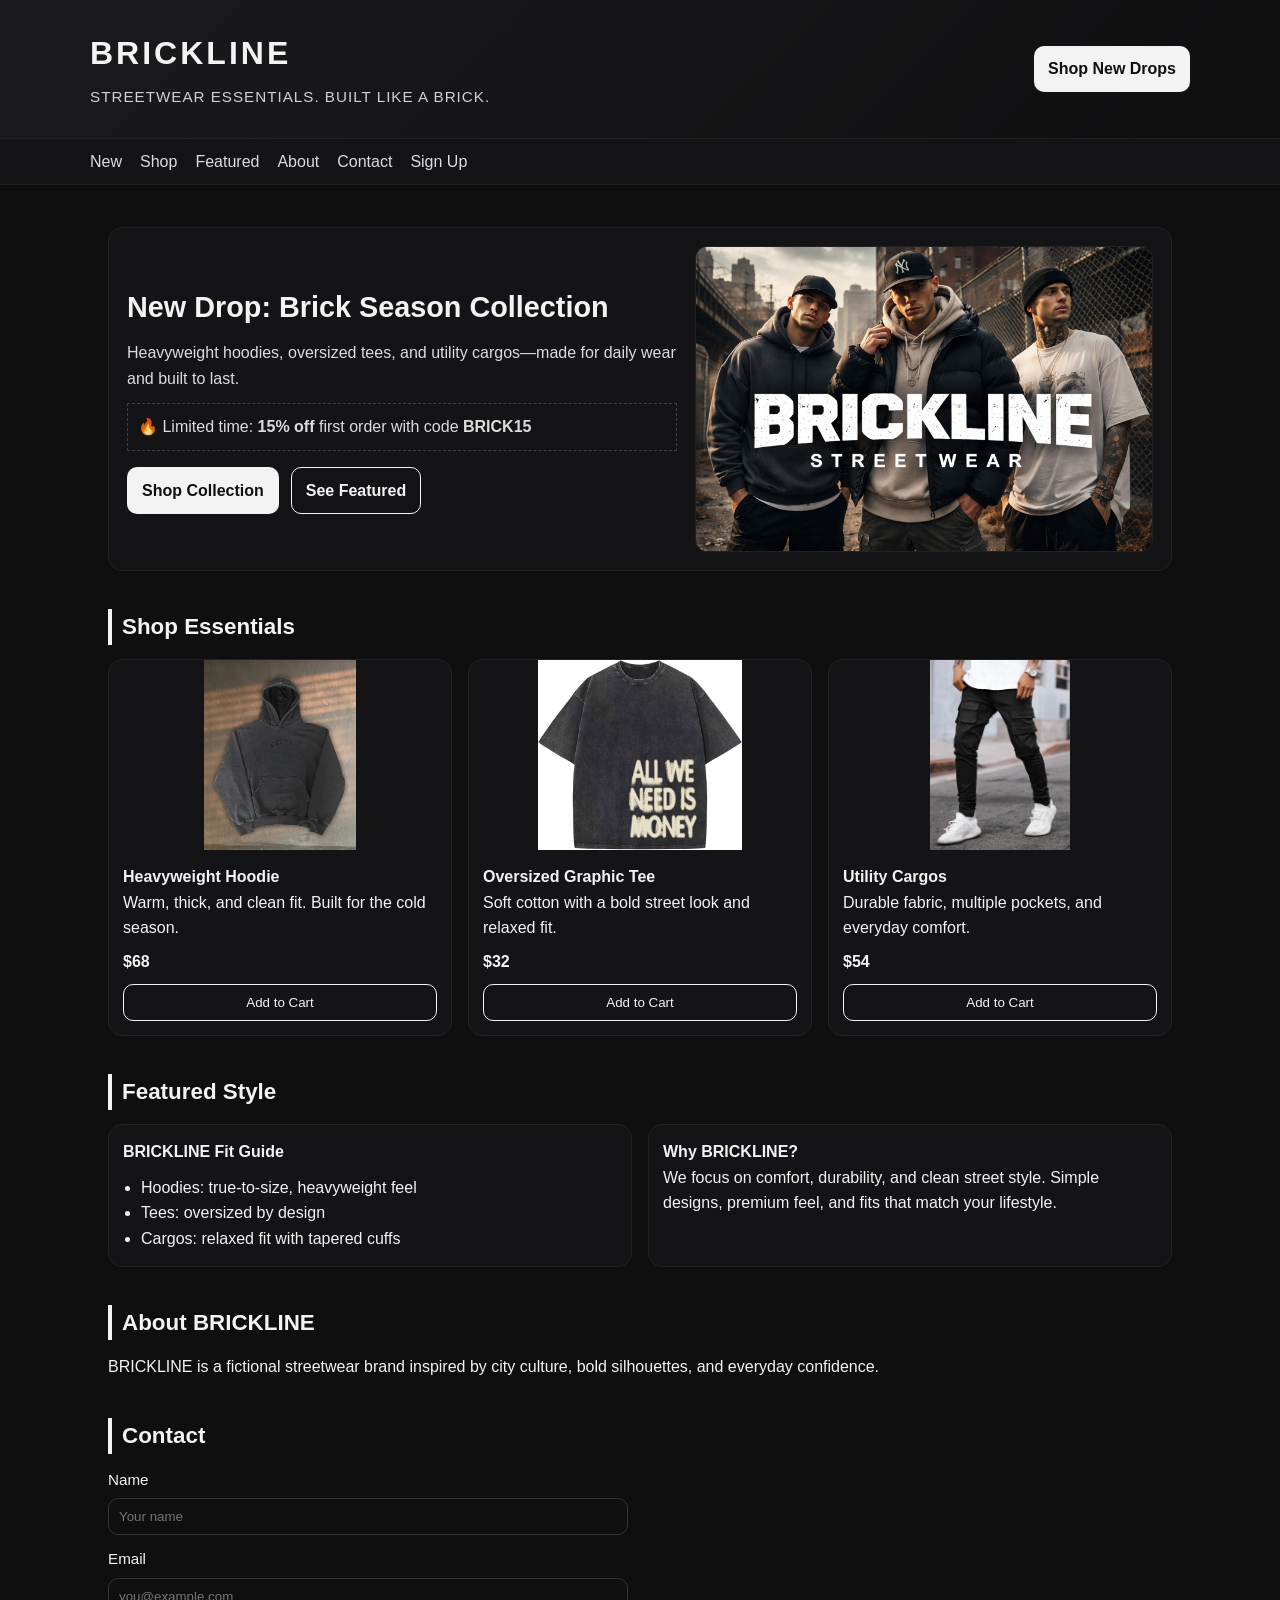
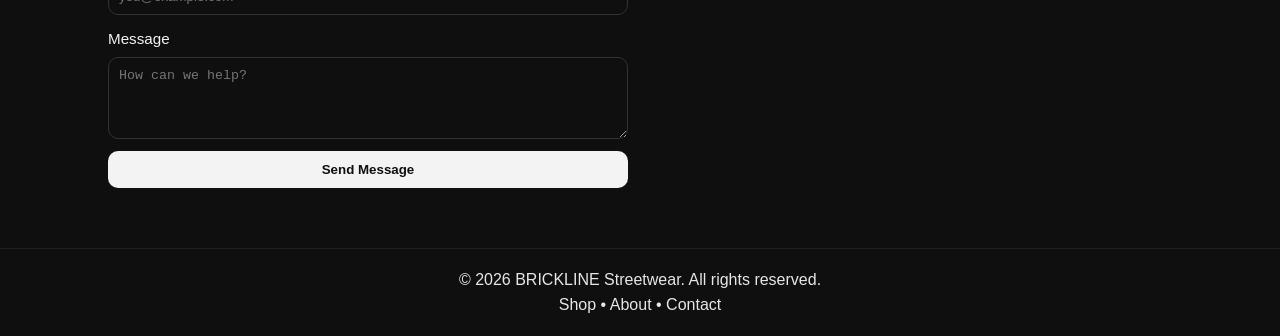
<file: index.html>
<!DOCTYPE html>
<html lang="en">
<head>
  <meta charset="UTF-8" />
  <meta name="viewport" content="width=device-width, initial-scale=1.0" />
  <title>BRICKLINE | Streetwear</title>

  <!-- External CSS -->
  <link rel="stylesheet" href="styles.css" />

  <!-- Internal CSS -->
  <style>
    .tagline { letter-spacing: 1px; text-transform: uppercase; }
    .deal-banner { border: 1px dashed #444; }
  </style>
</head>

<body>
  <header class="site-header">
    <div class="header-inner">
      <div class="brand">
        <h1 class="logo">BRICKLINE</h1>
        <p class="tagline">Streetwear essentials. Built like a brick.</p>
      </div>

      <!-- Inline CSS -->
      <a href="#shop" class="cta-btn" style="text-decoration:none;">Shop New Drops</a>
    </div>
  </header>

  <nav class="nav-bar">
    <ul class="nav-links">
      <li><a href="#new">New</a></li>
      <li><a href="#shop">Shop</a></li>
      <li><a href="#featured">Featured</a></li>
      <li><a href="#about">About</a></li>
      <li><a href="#contact">Contact</a></li>
      <li><a href="signup.html">Sign Up</a></li>
    </ul>
  </nav>

  <main class="container">
    <section class="hero" id="new">
      <div class="hero-text">
        <h2>New Drop: Brick Season Collection</h2>
        <p>Heavyweight hoodies, oversized tees, and utility cargos—made for daily wear and built to last.</p>

        <!-- Inline CSS -->
        <p class="deal-banner" style="padding:10px; margin-top:12px;">
          🔥 Limited time: <strong>15% off</strong> first order with code <strong>BRICK15</strong>
        </p>

        <div class="hero-actions">
          <a class="btn btn-primary" href="#shop">Shop Collection</a>
          <a class="btn btn-outline" href="#featured">See Featured</a>
        </div>
      </div>

      <div class="hero-image">
        <!-- If you don't have hero.jpg yet, replace with any image name you add into /images -->
        <img src="images/hero.png" alt="BRICKLINE streetwear hero banner" />
      </div>
    </section>

    <section class="section" id="shop">
      <h3 class="section-title">Shop Essentials</h3>

      <div class="grid">
        <article class="card">
          <img src="images/hoodie.jpg" alt="Heavyweight hoodie" />
          <div class="card-body">
            <h4>Heavyweight Hoodie</h4>
            <p>Warm, thick, and clean fit. Built for the cold season.</p>
            <p class="price">$68</p>
            <button class="add-btn">Add to Cart</button>
          </div>
        </article>

        <article class="card">
          <img src="images/tee.jpg" alt="Oversized graphic tee" />
          <div class="card-body">
            <h4>Oversized Graphic Tee</h4>
            <p>Soft cotton with a bold street look and relaxed fit.</p>
            <p class="price">$32</p>
            <button class="add-btn">Add to Cart</button>
          </div>
        </article>

        <article class="card">
          <img src="images/cargos.webp" alt="Utility cargo pants" />
          <div class="card-body">
            <h4>Utility Cargos</h4>
            <p>Durable fabric, multiple pockets, and everyday comfort.</p>
            <p class="price">$54</p>
            <button class="add-btn">Add to Cart</button>
          </div>
        </article>
      </div>
    </section>

    <section class="section" id="featured">
      <h3 class="section-title">Featured Style</h3>

      <div class="featured">
        <div class="featured-box">
          <h4>BRICKLINE Fit Guide</h4>
          <ul>
            <li>Hoodies: true-to-size, heavyweight feel</li>
            <li>Tees: oversized by design</li>
            <li>Cargos: relaxed fit with tapered cuffs</li>
          </ul>
        </div>

        <div class="featured-box">
          <h4>Why BRICKLINE?</h4>
          <p>We focus on comfort, durability, and clean street style. Simple designs, premium feel, and fits that match your lifestyle.</p>
        </div>
      </div>
    </section>

    <section class="section" id="about">
      <h3 class="section-title">About BRICKLINE</h3>
      <p>BRICKLINE is a fictional streetwear brand inspired by city culture, bold silhouettes, and everyday confidence.</p>
    </section>

    <section class="section" id="contact">
      <h3 class="section-title">Contact</h3>

      <form class="contact-form">
        <label>
          Name
          <input type="text" placeholder="Your name" required />
        </label>

        <label>
          Email
          <input type="email" placeholder="you@example.com" required />
        </label>

        <label>
          Message
          <textarea rows="4" placeholder="How can we help?" required></textarea>
        </label>

        <button class="btn btn-primary" type="submit">Send Message</button>
      </form>
    </section>
  </main>

  <footer class="site-footer">
    <p>© 2026 BRICKLINE Streetwear. All rights reserved.</p>
    <p class="footer-links">
      <a href="#shop">Shop</a> • <a href="#about">About</a> • <a href="#contact">Contact</a>
    </p>
  </footer>
</body>
</html>
</file>
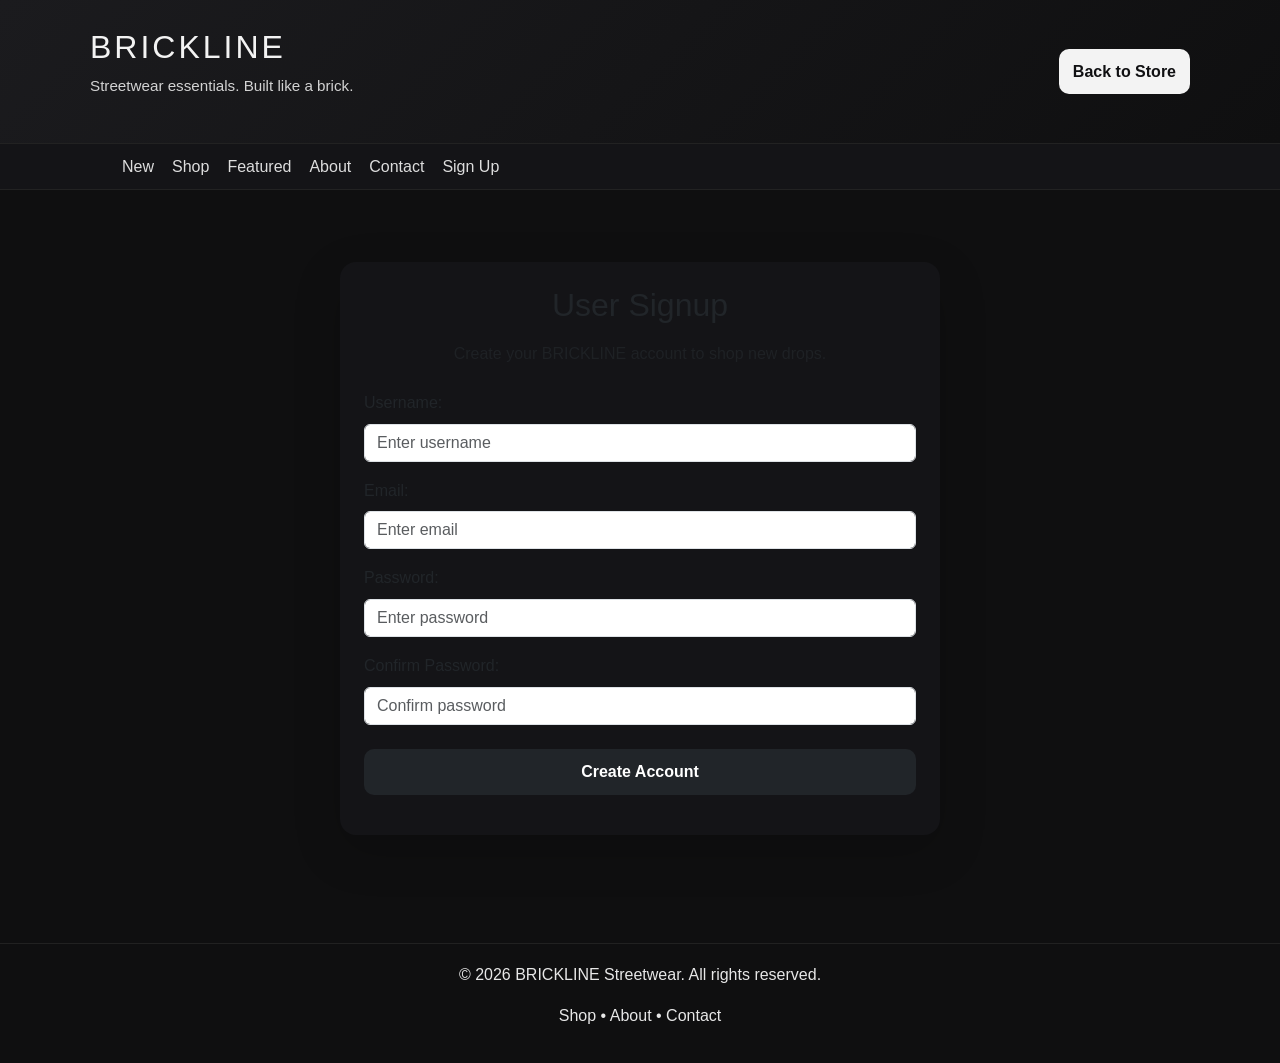
<file: signup.html>
<!DOCTYPE html>
<html lang="en">
<head>
  <meta charset="UTF-8" />
  <meta name="viewport" content="width=device-width, initial-scale=1.0" />
  <title>BRICKLINE | User Signup</title>

  <!-- Bootstrap CDN -->
  <link href="https://cdn.jsdelivr.net/npm/bootstrap@5.3.3/dist/css/bootstrap.min.css" rel="stylesheet">

  <!-- Your Custom CSS -->
  <link rel="stylesheet" href="styles.css" />

  <style>
    .error-message {
      color: red;
      font-size: 0.9rem;
      margin-top: 5px;
    }

    .input-error {
      border: 2px solid red;
      color: red;
    }

    .input-valid {
      border: 2px solid green;
      color: black;
    }
  </style>
</head>

<body>
  <header class="site-header">
    <div class="header-inner">
      <div class="brand">
        <h1 class="logo">BRICKLINE</h1>
        <p class="tagline">Streetwear essentials. Built like a brick.</p>
      </div>

      <a href="index.html" class="cta-btn" style="text-decoration:none;">Back to Store</a>
    </div>
  </header>

  <nav class="nav-bar">
    <ul class="nav-links">
      <li><a href="index.html#new">New</a></li>
      <li><a href="index.html#shop">Shop</a></li>
      <li><a href="index.html#featured">Featured</a></li>
      <li><a href="index.html#about">About</a></li>
      <li><a href="index.html#contact">Contact</a></li>
      <li><a href="signup.html">Sign Up</a></li>
    </ul>
  </nav>

  <main class="container my-5">
    <section class="card shadow-lg border-0 rounded-4 p-4 mx-auto" style="max-width: 600px;">
      <h2 class="text-center mb-3">User Signup</h2>
      <p class="text-center text-muted mb-4">
        Create your BRICKLINE account to shop new drops.
      </p>

      <form id="signupForm" onsubmit="return validateForm()">
        <div class="mb-3">
          <label for="username" class="form-label">Username:</label>
          <input 
            type="text" 
            class="form-control" 
            id="username" 
            placeholder="Enter username"
            onfocusout="validateUsername()"
            oninput="validateUsername()"
          >
          <p id="usernameError" class="error-message"></p>
        </div>

        <div class="mb-3">
          <label for="email" class="form-label">Email:</label>
          <input 
            type="email" 
            class="form-control" 
            id="email" 
            placeholder="Enter email"
            onfocusout="validateEmail()"
            oninput="validateEmail()"
          >
          <p id="emailError" class="error-message"></p>
        </div>

        <div class="mb-3">
          <label for="password" class="form-label">Password:</label>
          <input 
            type="password" 
            class="form-control" 
            id="password" 
            placeholder="Enter password"
            onfocusout="validatePassword()"
            oninput="validatePassword()"
          >
          <p id="passwordError" class="error-message"></p>
        </div>

        <div class="mb-4">
          <label for="confirmPassword" class="form-label">Confirm Password:</label>
          <input 
            type="password" 
            class="form-control" 
            id="confirmPassword" 
            placeholder="Confirm password"
            onfocusout="validateConfirmPassword()"
            oninput="validateConfirmPassword()"
          >
          <p id="confirmPasswordError" class="error-message"></p>
        </div>

        <button type="submit" class="btn btn-dark w-100">Create Account</button>

        <p id="successMessage" class="text-success text-center mt-3 fw-bold"></p>
      </form>
    </section>
  </main>

  <footer class="site-footer">
    <p>© 2026 BRICKLINE Streetwear. All rights reserved.</p>
    <p class="footer-links">
      <a href="index.html#shop">Shop</a> • 
      <a href="index.html#about">About</a> • 
      <a href="index.html#contact">Contact</a>
    </p>
  </footer>

  <script>
    function setError(inputId, errorId, message) {
      let input = document.getElementById(inputId);
      let error = document.getElementById(errorId);

      input.classList.add("input-error");
      input.classList.remove("input-valid");
      error.innerText = message;
    }

    function setValid(inputId, errorId) {
      let input = document.getElementById(inputId);
      let error = document.getElementById(errorId);

      input.classList.remove("input-error");
      input.classList.add("input-valid");
      error.innerText = "";
    }

    function validateUsername() {
      let username = document.getElementById("username").value.trim();

      if (username === "") {
        setError("username", "usernameError", "Field is required");
        return false;
      } else {
        setValid("username", "usernameError");
        return true;
      }
    }

    function validateEmail() {
      let email = document.getElementById("email").value.trim();
      let emailPattern = /^[^ ]+@[^ ]+\.[a-z]{2,3}$/;

      if (email === "") {
        setError("email", "emailError", "Field is required");
        return false;
      } else if (!email.match(emailPattern)) {
        setError("email", "emailError", "Enter a valid email like joe@test.com");
        return false;
      } else {
        setValid("email", "emailError");
        return true;
      }
    }

    function validatePassword() {
      let password = document.getElementById("password").value.trim();

      if (password === "") {
        setError("password", "passwordError", "Field is required");
        return false;
      } else {
        setValid("password", "passwordError");
        return true;
      }
    }

    function validateConfirmPassword() {
      let password = document.getElementById("password").value.trim();
      let confirmPassword = document.getElementById("confirmPassword").value.trim();

      if (confirmPassword === "") {
        setError("confirmPassword", "confirmPasswordError", "Field is required");
        return false;
      } else if (password !== confirmPassword) {
        setError("confirmPassword", "confirmPasswordError", "Passwords do not match");
        return false;
      } else {
        setValid("confirmPassword", "confirmPasswordError");
        return true;
      }
    }

    function validateForm() {
      let usernameValid = validateUsername();
      let emailValid = validateEmail();
      let passwordValid = validatePassword();
      let confirmPasswordValid = validateConfirmPassword();

      if (usernameValid && emailValid && passwordValid && confirmPasswordValid) {
        document.getElementById("successMessage").innerText = "Signup form is valid!";
        return false;
      } else {
        document.getElementById("successMessage").innerText = "";
        return false;
      }
    }
  </script>

  <!-- Bootstrap JS CDN -->
  <script src="https://cdn.jsdelivr.net/npm/bootstrap@5.3.3/dist/js/bootstrap.bundle.min.js"></script>
</body>
</html>
</file>
<file: styles.css>
* { box-sizing: border-box; margin: 0; padding: 0; }

body {
  font-family: Arial, Helvetica, sans-serif;
  background: #0f0f10;
  color: #f3f3f3;
  line-height: 1.6;
}

.site-header {
  background: linear-gradient(135deg, #1b1b1e, #0f0f10);
  padding: 28px 18px;
  border-bottom: 1px solid #222;
}

.header-inner {
  max-width: 1100px;
  margin: 0 auto;
  display: flex;
  align-items: center;
  justify-content: space-between;
  gap: 18px;
}

.logo { font-size: 2rem; letter-spacing: 3px; }
.tagline { opacity: 0.85; margin-top: 6px; font-size: 0.95rem; }

.cta-btn {
  background: #f3f3f3;
  color: #101012;
  padding: 10px 14px;
  border-radius: 10px;
  font-weight: bold;
  display: inline-block;
}

.nav-bar {
  background: #141417;
  border-bottom: 1px solid #222;
  padding: 10px 18px;
}

.nav-links {
  max-width: 1100px;
  margin: 0 auto;
  list-style: none;
  display: flex;
  gap: 18px;
  flex-wrap: wrap;
}

.nav-links a { color: #f3f3f3; text-decoration: none; opacity: 0.9; }
.nav-links a:hover { opacity: 1; text-decoration: underline; }

.container { max-width: 1100px; margin: 0 auto; padding: 24px 18px 60px; }
.section { margin-top: 38px; }

.section-title {
  font-size: 1.4rem;
  margin-bottom: 14px;
  border-left: 4px solid #f3f3f3;
  padding-left: 10px;
}

.hero {
  display: grid;
  grid-template-columns: 1.2fr 1fr;
  gap: 18px;
  align-items: center;
  margin-top: 18px;
  padding: 18px;
  background: #141417;
  border: 1px solid #222;
  border-radius: 14px;
}

.hero-text h2 { font-size: 1.8rem; margin-bottom: 10px; }
.hero-text p { opacity: 0.9; }

.hero-actions { margin-top: 16px; display: flex; gap: 12px; flex-wrap: wrap; }

.hero-image img {
  width: 100%;
  border-radius: 12px;
  border: 1px solid #222;
  display: block;
}

.btn {
  padding: 10px 14px;
  border-radius: 10px;
  text-decoration: none;
  display: inline-block;
  font-weight: bold;
  border: 1px solid transparent;
  cursor: pointer;
}

.btn-primary { background: #f3f3f3; color: #101012; }
.btn-outline { border-color: #f3f3f3; color: #f3f3f3; background: transparent; }

.grid { display: grid; grid-template-columns: repeat(3, 1fr); gap: 16px; }

.card {
  background: #141417;
  border: 1px solid #222;
  border-radius: 14px;
  overflow: hidden;
}

.card img { width: 100%; height: 190px; object-fit: contain; display: block; }
.card-body { padding: 14px; }
.price { margin-top: 8px; font-weight: bold; }

.add-btn {
  margin-top: 10px;
  width: 100%;
  padding: 10px;
  border-radius: 10px;
  border: 1px solid #f3f3f3;
  background: transparent;
  color: #f3f3f3;
  cursor: pointer;
}

.add-btn:hover { background: #f3f3f3; color: #101012; }

.featured { display: grid; grid-template-columns: 1fr 1fr; gap: 16px; }

.featured-box {
  background: #141417;
  border: 1px solid #222;
  border-radius: 14px;
  padding: 14px;
}

.featured-box ul { margin-top: 10px; padding-left: 18px; }

.contact-form { margin-top: 10px; display: grid; gap: 12px; max-width: 520px; }

.contact-form label { display: grid; gap: 6px; font-size: 0.95rem; }

input, textarea {
  padding: 10px;
  border-radius: 10px;
  border: 1px solid #333;
  background: #0f0f10;
  color: #f3f3f3;
}

.site-footer {
  border-top: 1px solid #222;
  padding: 18px;
  text-align: center;
  background: #0f0f10;
  opacity: 0.95;
}

.site-footer a { color: #f3f3f3; text-decoration: none; }
.site-footer a:hover { text-decoration: underline; }

@media (max-width: 900px) {
  .hero { grid-template-columns: 1fr; }
  .grid { grid-template-columns: 1fr; }
  .featured { grid-template-columns: 1fr; }
}
</file>
